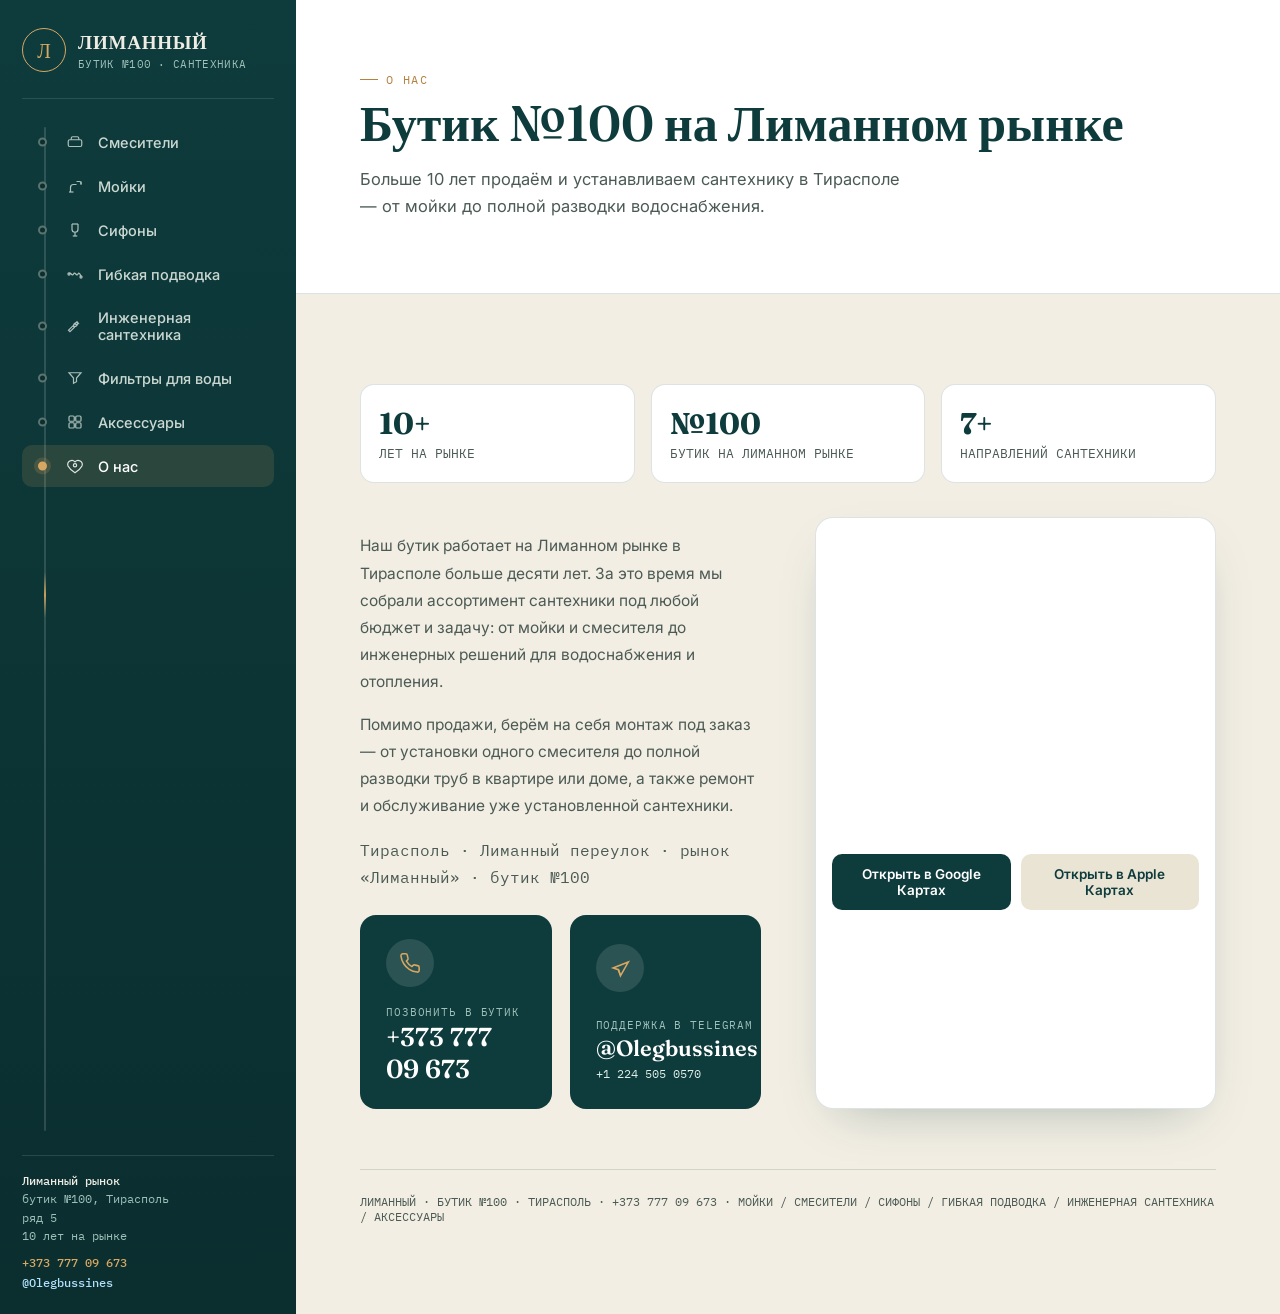
<file: about.html>
<!DOCTYPE html>
<html lang="ru">
<head>
<meta charset="UTF-8">
<meta name="viewport" content="width=device-width, initial-scale=1.0">
<title>САНТЕХНИКА ТИРАСПОЛЬ - ЛИМАННЫЙ РЫНОК</title>
<link rel="icon" type="image/svg+xml" href="favicon.svg">
<link rel="preconnect" href="https://fonts.googleapis.com">
<link rel="preconnect" href="https://fonts.gstatic.com" crossorigin>
<link href="https://fonts.googleapis.com/css2?family=Fraunces:ital,opsz,wght@0,9..144,400;0,9..144,500;0,9..144,600;0,9..144,700;1,9..144,500&family=Inter:wght@400;500;600;700&family=IBM+Plex+Mono:wght@400;500&display=swap" rel="stylesheet">
<link rel="stylesheet" href="styles.css">
</head>
<body>
<div class="app">

  <aside class="sidebar">
    <div class="brand">
      <div class="brand-mark">Л</div>
      <div>
        <span class="brand-name">ЛИМАННЫЙ</span>
        <span class="brand-sub">БУТИК №100 · САНТЕХНИКА</span>
      </div>
    </div>

    <nav class="nav">
      <div class="nav-pipe"><div class="nav-pipe-flow" id="navFlow"></div></div>

      <a class="nav-item" href="index.html">
        <span class="dot"></span>
        <svg viewBox="0 0 24 24" fill="none" stroke="currentColor" stroke-width="1.6"><rect x="3" y="9" width="18" height="9" rx="2"/><path d="M7 9V7a2 2 0 0 1 2-2h6a2 2 0 0 1 2 2v2"/><path d="M9 13.5h.01M12 13.5h.01M15 13.5h.01"/></svg>
        Смесители
      </a>
      <a class="nav-item" href="mixers.html">
        <span class="dot"></span>
        <svg viewBox="0 0 24 24" fill="none" stroke="currentColor" stroke-width="1.6"><path d="M6 20v-6a4 4 0 0 1 4-4h4"/><path d="M14 6h4a2 2 0 0 1 2 2v2"/><path d="M20 6v4"/><path d="M4 20h6"/></svg>
        Мойки
      </a>
      <a class="nav-item" href="siphons.html">
        <span class="dot"></span>
        <svg viewBox="0 0 24 24" fill="none" stroke="currentColor" stroke-width="1.6"><path d="M8 4v7a4 4 0 0 0 4 4h0a4 4 0 0 0 4-4V4"/><path d="M8 4h8"/><path d="M12 15v5"/><path d="M9 20h6"/></svg>
        Сифоны
      </a>
      <a class="nav-item" href="hoses.html">
        <span class="dot"></span>
        <svg viewBox="0 0 24 24" fill="none" stroke="currentColor" stroke-width="1.6"><path d="M4 12c2-4 4 4 6 0s4 4 6 0 4 4 4 4"/><circle cx="4" cy="12" r="1.4"/><circle cx="20" cy="16" r="1.4"/></svg>
        Гибкая подводка
      </a>
      <a class="nav-item" href="engineering.html">
        <span class="dot"></span>
        <svg viewBox="0 0 24 24" fill="none" stroke="currentColor" stroke-width="1.6"><path d="M14.7 6.3a4 4 0 0 1-5.6 5.6l-5.8 5.8 2 2 5.8-5.8a4 4 0 0 1 5.6-5.6l-2.6 2.6-2-2 2.6-2.6z"/></svg>
        Инженерная сантехника
      </a>
      <a class="nav-item" href="filters.html"><span class="dot"></span><svg viewBox="0 0 24 24" fill="none" stroke="currentColor" stroke-width="1.6"><path d="M4 5h16l-6 7v5l-4 2v-7L4 5z"/></svg>Фильтры для воды</a>
      <a class="nav-item" href="accessories.html">
        <span class="dot"></span>
        <svg viewBox="0 0 24 24" fill="none" stroke="currentColor" stroke-width="1.6"><rect x="4" y="4" width="7" height="7" rx="1.5"/><rect x="13" y="4" width="7" height="7" rx="1.5"/><rect x="4" y="13" width="7" height="7" rx="1.5"/><rect x="13" y="13" width="7" height="7" rx="1.5"/></svg>
        Аксессуары
      </a>
      <a class="nav-item active" href="about.html">
        <span class="dot"></span>
        <svg viewBox="0 0 24 24" fill="none" stroke="currentColor" stroke-width="1.6"><path d="M12 21s-7-4.5-9.3-9A5.5 5.5 0 0 1 12 6.5 5.5 5.5 0 0 1 21.3 12c-2.3 4.5-9.3 9-9.3 9z"/><circle cx="12" cy="11" r="2.2"/></svg>
        О нас
      </a>
    </nav>

    <div class="sidebar-footer">
      <b>Лиманный рынок</b><br>
      бутик №100, Тирасполь<br>
      ряд 5<br>
      10 лет на рынке<br>
      <a class="phone" href="tel:+37377709673">+373 777 09 673</a><br>
      <a class="telegram" href="https://t.me/Olegbussines" target="_blank" rel="noopener">@Olegbussines</a>
    </div>
  </aside>

  <main class="content">
    <section class="hero">
      <div class="hero-grid" style="grid-template-columns:1fr;">
        <div>
          <span class="eyebrow">О нас</span>
          <h1 class="section-title">Бутик №100 на Лиманном рынке</h1>
          <p class="section-lede">Больше 10 лет продаём и устанавливаем сантехнику в Тирасполе — от мойки до полной разводки водоснабжения.</p>
        </div>
      </div>
    </section>

    <section class="section-body">
      <div class="stat-row">
        <div class="stat reveal"><b>10+</b><span>ЛЕТ НА РЫНКЕ</span></div>
        <div class="stat reveal"><b>№100</b><span>БУТИК НА ЛИМАННОМ РЫНКЕ</span></div>
        <div class="stat reveal"><b>7+</b><span>НАПРАВЛЕНИЙ САНТЕХНИКИ</span></div>
      </div>

      <div class="about-wrap">
        <div class="about-text reveal">
          <p>Наш бутик работает на Лиманном рынке в Тирасполе больше десяти лет. За это время мы собрали ассортимент сантехники под любой бюджет и задачу: от мойки и смесителя до инженерных решений для водоснабжения и отопления.</p>
          <p>Помимо продажи, берём на себя монтаж под заказ — от установки одного смесителя до полной разводки труб в квартире или доме, а также ремонт и обслуживание уже установленной сантехники.</p>
          <p class="addr-line">Тирасполь · Лиманный переулок · рынок «Лиманный» · бутик №100</p>

          <div class="contact-row">
            <div class="contact-card reveal">
              <div class="cc-icn">
                <svg viewBox="0 0 24 24" fill="none" stroke="currentColor" stroke-width="1.7"><path d="M22 16.92v3a2 2 0 0 1-2.18 2 19.79 19.79 0 0 1-8.63-3.07 19.5 19.5 0 0 1-6-6 19.79 19.79 0 0 1-3.07-8.67A2 2 0 0 1 4.11 2h3a2 2 0 0 1 2 1.72c.13.96.36 1.9.68 2.81a2 2 0 0 1-.45 2.11L8.09 9.91a16 16 0 0 0 6 6l1.27-1.27a2 2 0 0 1 2.11-.45c.91.32 1.85.55 2.81.68A2 2 0 0 1 22 16.92z"/></svg>
              </div>
              <div>
                <span class="cc-label">Позвонить в бутик</span>
                <a class="cc-phone" href="tel:+37377709673">+373 777 09 673</a>
              </div>
            </div>

            <div class="contact-card reveal telegram-card">
              <div class="cc-icn">
                <svg viewBox="0 0 24 24" fill="none" stroke="currentColor" stroke-width="1.7"><path d="M21 5.5 4.5 12l5.8 1.8 2.2 6.7 8.5-15z"/><path d="m10.3 13.8 1.8 5.1" stroke-linecap="round"/></svg>
              </div>
              <div>
                <span class="cc-label">Поддержка в Telegram</span>
                <a class="cc-phone cc-telegram" href="https://t.me/Olegbussines" target="_blank" rel="noopener">@Olegbussines</a>
                <span class="cc-sub">+1 224 505 0570</span>
              </div>
            </div>
          </div>
        </div>

        <div class="map-card reveal">
          <iframe src="https://www.google.com/maps?q=46.840006,29.606495&hl=ru&z=16&output=embed" loading="lazy" allowfullscreen title="Карта — обозначенная геопозиция"></iframe>
          <div class="map-links">
            <a class="map-btn" href="https://maps.app.goo.gl/qAR4GbvTQMZzWPjB7" target="_blank" rel="noopener">Открыть в Google Картах</a>
            <a class="map-btn alt" href="https://maps.apple.com/place?coordinate=46.840006,29.606495&name=%D0%9E%D0%B1%D0%BE%D0%B7%D0%BD%D0%B0%D1%87%D0%B5%D0%BD%D0%BD%D0%B0%D1%8F%20%D0%B3%D0%B5%D0%BE%D0%BF%D0%BE%D0%B7%D0%B8%D1%86%D0%B8%D1%8F&map=explore" target="_blank" rel="noopener">Открыть в Apple Картах</a>
          </div>
        </div>
      </div>

      <div class="footer-note reveal">
        ЛИМАННЫЙ · БУТИК №100 · ТИРАСПОЛЬ · +373 777 09 673 · МОЙКИ / СМЕСИТЕЛИ / СИФОНЫ / ГИБКАЯ ПОДВОДКА / ИНЖЕНЕРНАЯ САНТЕХНИКА / АКСЕССУАРЫ
      </div>
    </section>
  </main>
</div>
<script src="script.js"></script>
</body>
</html>
</file>
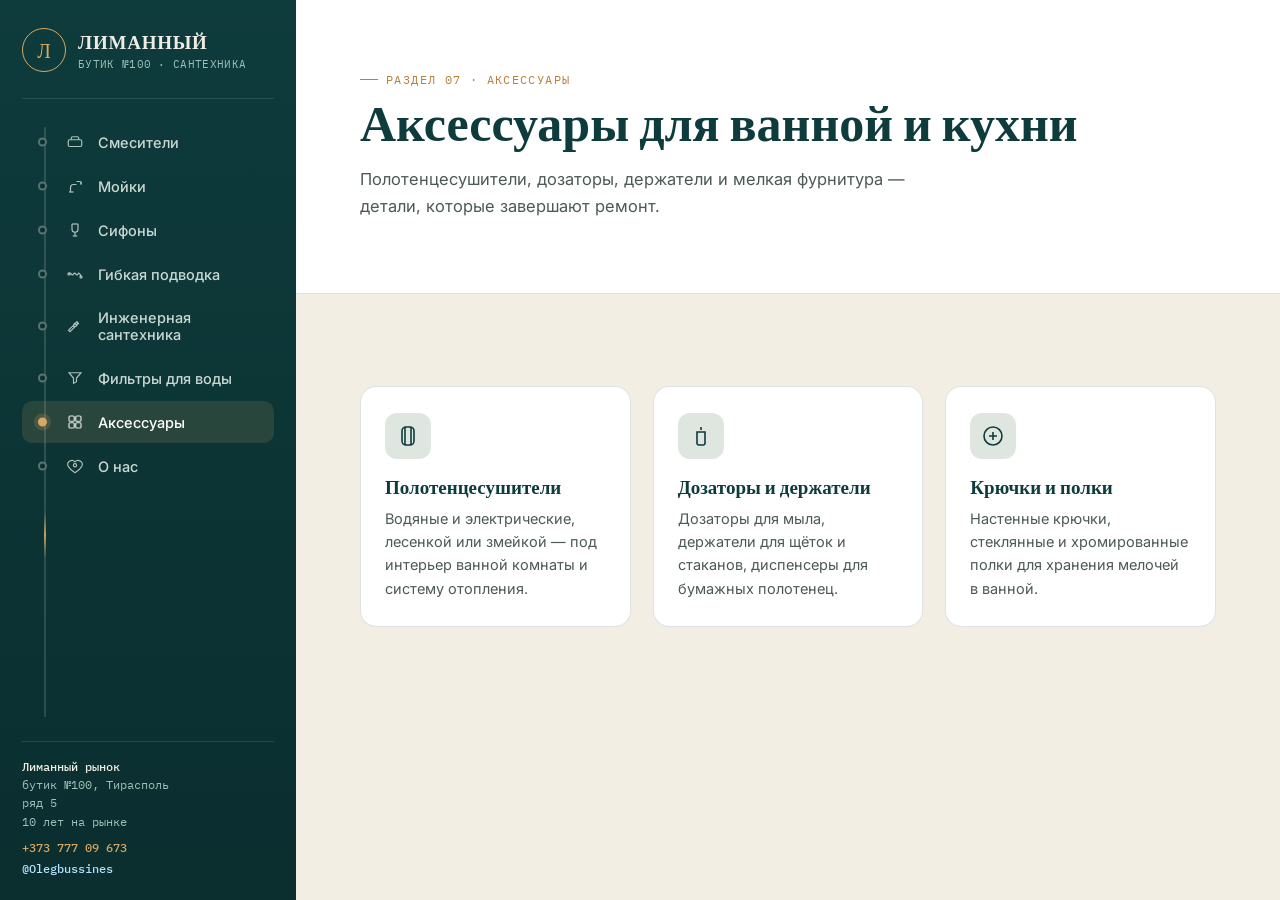
<file: accessories.html>
<!DOCTYPE html>
<html lang="ru">
<head>
<meta charset="UTF-8">
<meta name="viewport" content="width=device-width, initial-scale=1.0">
<title>САНТЕХНИКА ТИРАСПОЛЬ - ЛИМАННЫЙ РЫНОК</title>
<link rel="icon" type="image/svg+xml" href="favicon.svg">
<link rel="preconnect" href="https://fonts.googleapis.com">
<link rel="preconnect" href="https://fonts.gstatic.com" crossorigin>
<link href="https://fonts.googleapis.com/css2?family=Fraunces:ital,opsz,wght@0,9..144,400;0,9..144,500;0,9..144,600;0,9..144,700;1,9..144,500&family=Inter:wght@400;500;600;700&family=IBM+Plex+Mono:wght@400;500&display=swap" rel="stylesheet">
<link rel="stylesheet" href="styles.css">
</head>
<body>
<div class="app">

  <aside class="sidebar">
    <div class="brand">
      <div class="brand-mark">Л</div>
      <div>
        <span class="brand-name">ЛИМАННЫЙ</span>
        <span class="brand-sub">БУТИК №100 · САНТЕХНИКА</span>
      </div>
    </div>

    <nav class="nav">
      <div class="nav-pipe"><div class="nav-pipe-flow" id="navFlow"></div></div>

      <a class="nav-item" href="index.html">
        <span class="dot"></span>
        <svg viewBox="0 0 24 24" fill="none" stroke="currentColor" stroke-width="1.6"><rect x="3" y="9" width="18" height="9" rx="2"/><path d="M7 9V7a2 2 0 0 1 2-2h6a2 2 0 0 1 2 2v2"/><path d="M9 13.5h.01M12 13.5h.01M15 13.5h.01"/></svg>
        Смесители
      </a>
      <a class="nav-item" href="mixers.html">
        <span class="dot"></span>
        <svg viewBox="0 0 24 24" fill="none" stroke="currentColor" stroke-width="1.6"><path d="M6 20v-6a4 4 0 0 1 4-4h4"/><path d="M14 6h4a2 2 0 0 1 2 2v2"/><path d="M20 6v4"/><path d="M4 20h6"/></svg>
        Мойки
      </a>
      <a class="nav-item" href="siphons.html">
        <span class="dot"></span>
        <svg viewBox="0 0 24 24" fill="none" stroke="currentColor" stroke-width="1.6"><path d="M8 4v7a4 4 0 0 0 4 4h0a4 4 0 0 0 4-4V4"/><path d="M8 4h8"/><path d="M12 15v5"/><path d="M9 20h6"/></svg>
        Сифоны
      </a>
      <a class="nav-item" href="hoses.html">
        <span class="dot"></span>
        <svg viewBox="0 0 24 24" fill="none" stroke="currentColor" stroke-width="1.6"><path d="M4 12c2-4 4 4 6 0s4 4 6 0 4 4 4 4"/><circle cx="4" cy="12" r="1.4"/><circle cx="20" cy="16" r="1.4"/></svg>
        Гибкая подводка
      </a>
      <a class="nav-item" href="engineering.html">
        <span class="dot"></span>
        <svg viewBox="0 0 24 24" fill="none" stroke="currentColor" stroke-width="1.6"><path d="M14.7 6.3a4 4 0 0 1-5.6 5.6l-5.8 5.8 2 2 5.8-5.8a4 4 0 0 1 5.6-5.6l-2.6 2.6-2-2 2.6-2.6z"/></svg>
        Инженерная сантехника
      </a>
      <a class="nav-item" href="filters.html"><span class="dot"></span><svg viewBox="0 0 24 24" fill="none" stroke="currentColor" stroke-width="1.6"><path d="M4 5h16l-6 7v5l-4 2v-7L4 5z"/></svg>Фильтры для воды</a>
      <a class="nav-item active" href="accessories.html">
        <span class="dot"></span>
        <svg viewBox="0 0 24 24" fill="none" stroke="currentColor" stroke-width="1.6"><rect x="4" y="4" width="7" height="7" rx="1.5"/><rect x="13" y="4" width="7" height="7" rx="1.5"/><rect x="4" y="13" width="7" height="7" rx="1.5"/><rect x="13" y="13" width="7" height="7" rx="1.5"/></svg>
        Аксессуары
      </a>
      <a class="nav-item" href="about.html">
        <span class="dot"></span>
        <svg viewBox="0 0 24 24" fill="none" stroke="currentColor" stroke-width="1.6"><path d="M12 21s-7-4.5-9.3-9A5.5 5.5 0 0 1 12 6.5 5.5 5.5 0 0 1 21.3 12c-2.3 4.5-9.3 9-9.3 9z"/><circle cx="12" cy="11" r="2.2"/></svg>
        О нас
      </a>
    </nav>

    <div class="sidebar-footer">
      <b>Лиманный рынок</b><br>
      бутик №100, Тирасполь<br>
      ряд 5<br>
      10 лет на рынке<br>
      <a class="phone" href="tel:+37377709673">+373 777 09 673</a><br>
      <a class="telegram" href="https://t.me/Olegbussines" target="_blank" rel="noopener">@Olegbussines</a>
    </div>
  </aside>

  <main class="content">
    <section class="hero">
      <div class="hero-grid" style="grid-template-columns:1fr;">
        <div>
          <span class="eyebrow">Раздел 07 · Аксессуары</span>
          <h1 class="section-title">Аксессуары для ванной и кухни</h1>
          <p class="section-lede">Полотенцесушители, дозаторы, держатели и мелкая фурнитура — детали, которые завершают ремонт.</p>
        </div>
      </div>
    </section>

    <section class="section-body">
      <div class="card-grid">
        <div class="card reveal">
          <div class="icn"><svg viewBox="0 0 24 24" fill="none" stroke="currentColor" stroke-width="1.6"><rect x="6" y="3" width="12" height="18" rx="4"/><path d="M9 3v18M15 3v18"/></svg></div>
          <h3>Полотенцесушители</h3>
          <p>Водяные и электрические, лесенкой или змейкой — под интерьер ванной комнаты и систему отопления.</p>
        </div>
        <div class="card reveal">
          <div class="icn"><svg viewBox="0 0 24 24" fill="none" stroke="currentColor" stroke-width="1.6"><path d="M12 3v3M8 8h8v11a2 2 0 0 1-2 2h-4a2 2 0 0 1-2-2V8z"/></svg></div>
          <h3>Дозаторы и держатели</h3>
          <p>Дозаторы для мыла, держатели для щёток и стаканов, диспенсеры для бумажных полотенец.</p>
        </div>
        <div class="card reveal">
          <div class="icn"><svg viewBox="0 0 24 24" fill="none" stroke="currentColor" stroke-width="1.6"><circle cx="12" cy="12" r="9"/><path d="M8 12h8M12 8v8"/></svg></div>
          <h3>Крючки и полки</h3>
          <p>Настенные крючки, стеклянные и хромированные полки для хранения мелочей в ванной.</p>
        </div>
      </div>
    </section>
  </main>
</div>
<script src="script.js"></script>
</body>
</html>
</file>
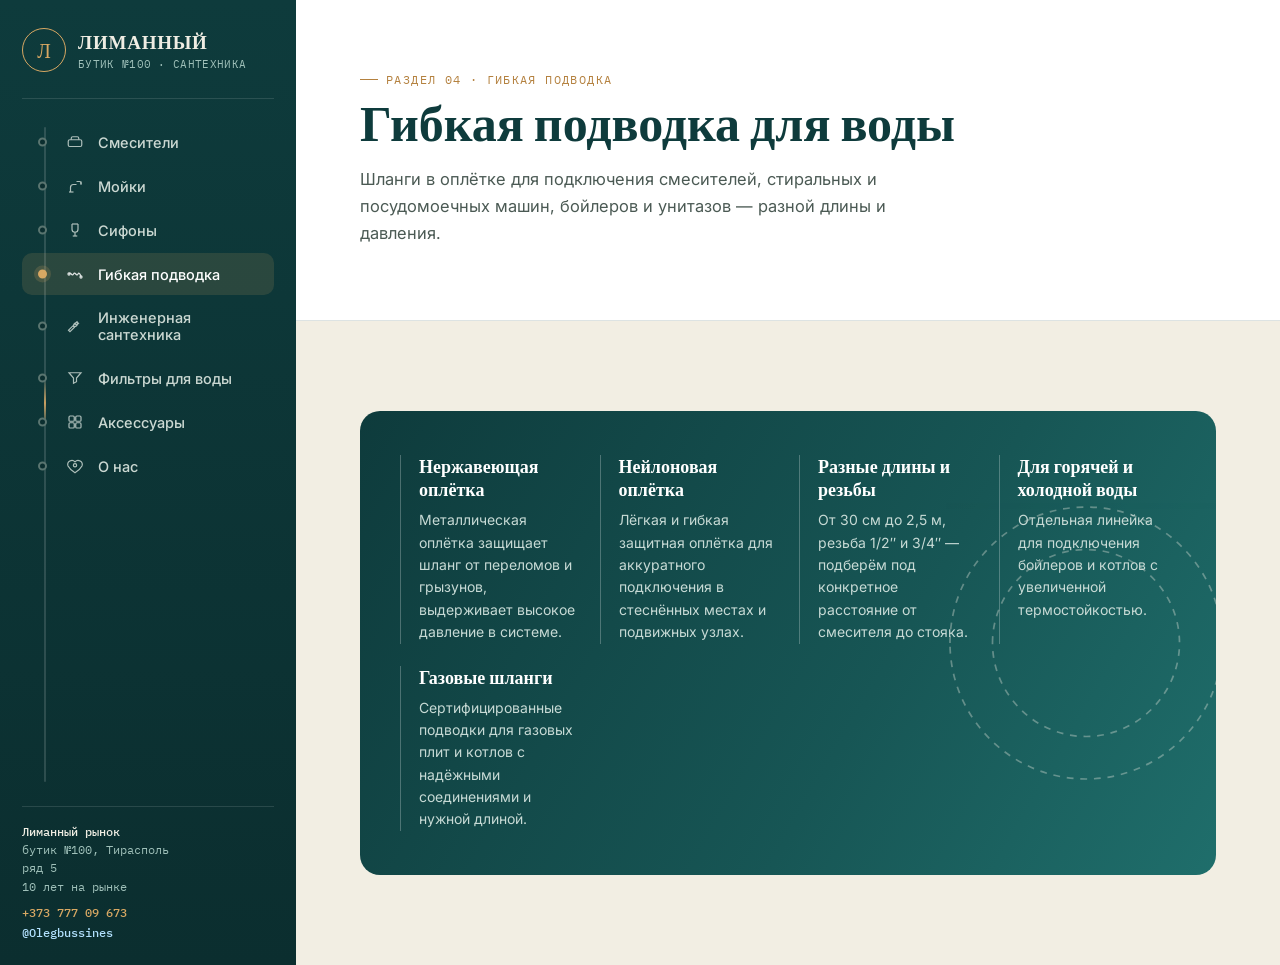
<file: hoses.html>
<!DOCTYPE html>
<html lang="ru">
<head>
<meta charset="UTF-8">
<meta name="viewport" content="width=device-width, initial-scale=1.0">
<title>САНТЕХНИКА ТИРАСПОЛЬ - ЛИМАННЫЙ РЫНОК</title>
<link rel="icon" type="image/svg+xml" href="favicon.svg">
<link rel="preconnect" href="https://fonts.googleapis.com">
<link rel="preconnect" href="https://fonts.gstatic.com" crossorigin>
<link href="https://fonts.googleapis.com/css2?family=Fraunces:ital,opsz,wght@0,9..144,400;0,9..144,500;0,9..144,600;0,9..144,700;1,9..144,500&family=Inter:wght@400;500;600;700&family=IBM+Plex+Mono:wght@400;500&display=swap" rel="stylesheet">
<link rel="stylesheet" href="styles.css">
</head>
<body>
<div class="app">

  <aside class="sidebar">
    <div class="brand">
      <div class="brand-mark">Л</div>
      <div>
        <span class="brand-name">ЛИМАННЫЙ</span>
        <span class="brand-sub">БУТИК №100 · САНТЕХНИКА</span>
      </div>
    </div>

    <nav class="nav">
      <div class="nav-pipe"><div class="nav-pipe-flow" id="navFlow"></div></div>

      <a class="nav-item" href="index.html">
        <span class="dot"></span>
        <svg viewBox="0 0 24 24" fill="none" stroke="currentColor" stroke-width="1.6"><rect x="3" y="9" width="18" height="9" rx="2"/><path d="M7 9V7a2 2 0 0 1 2-2h6a2 2 0 0 1 2 2v2"/><path d="M9 13.5h.01M12 13.5h.01M15 13.5h.01"/></svg>
        Смесители
      </a>
      <a class="nav-item" href="mixers.html">
        <span class="dot"></span>
        <svg viewBox="0 0 24 24" fill="none" stroke="currentColor" stroke-width="1.6"><path d="M6 20v-6a4 4 0 0 1 4-4h4"/><path d="M14 6h4a2 2 0 0 1 2 2v2"/><path d="M20 6v4"/><path d="M4 20h6"/></svg>
        Мойки
      </a>
      <a class="nav-item" href="siphons.html">
        <span class="dot"></span>
        <svg viewBox="0 0 24 24" fill="none" stroke="currentColor" stroke-width="1.6"><path d="M8 4v7a4 4 0 0 0 4 4h0a4 4 0 0 0 4-4V4"/><path d="M8 4h8"/><path d="M12 15v5"/><path d="M9 20h6"/></svg>
        Сифоны
      </a>
      <a class="nav-item active" href="hoses.html">
        <span class="dot"></span>
        <svg viewBox="0 0 24 24" fill="none" stroke="currentColor" stroke-width="1.6"><path d="M4 12c2-4 4 4 6 0s4 4 6 0 4 4 4 4"/><circle cx="4" cy="12" r="1.4"/><circle cx="20" cy="16" r="1.4"/></svg>
        Гибкая подводка
      </a>
      <a class="nav-item" href="engineering.html">
        <span class="dot"></span>
        <svg viewBox="0 0 24 24" fill="none" stroke="currentColor" stroke-width="1.6"><path d="M14.7 6.3a4 4 0 0 1-5.6 5.6l-5.8 5.8 2 2 5.8-5.8a4 4 0 0 1 5.6-5.6l-2.6 2.6-2-2 2.6-2.6z"/></svg>
        Инженерная сантехника
      </a>
      <a class="nav-item" href="filters.html"><span class="dot"></span><svg viewBox="0 0 24 24" fill="none" stroke="currentColor" stroke-width="1.6"><path d="M4 5h16l-6 7v5l-4 2v-7L4 5z"/></svg>Фильтры для воды</a>
      <a class="nav-item" href="accessories.html">
        <span class="dot"></span>
        <svg viewBox="0 0 24 24" fill="none" stroke="currentColor" stroke-width="1.6"><rect x="4" y="4" width="7" height="7" rx="1.5"/><rect x="13" y="4" width="7" height="7" rx="1.5"/><rect x="4" y="13" width="7" height="7" rx="1.5"/><rect x="13" y="13" width="7" height="7" rx="1.5"/></svg>
        Аксессуары
      </a>
      <a class="nav-item" href="about.html">
        <span class="dot"></span>
        <svg viewBox="0 0 24 24" fill="none" stroke="currentColor" stroke-width="1.6"><path d="M12 21s-7-4.5-9.3-9A5.5 5.5 0 0 1 12 6.5 5.5 5.5 0 0 1 21.3 12c-2.3 4.5-9.3 9-9.3 9z"/><circle cx="12" cy="11" r="2.2"/></svg>
        О нас
      </a>
    </nav>

    <div class="sidebar-footer">
      <b>Лиманный рынок</b><br>
      бутик №100, Тирасполь<br>
      ряд 5<br>
      10 лет на рынке<br>
      <a class="phone" href="tel:+37377709673">+373 777 09 673</a><br>
      <a class="telegram" href="https://t.me/Olegbussines" target="_blank" rel="noopener">@Olegbussines</a>
    </div>
  </aside>

  <main class="content">
    <section class="hero">
      <div class="hero-grid" style="grid-template-columns:1fr;">
        <div>
          <span class="eyebrow">Раздел 04 · Гибкая подводка</span>
          <h1 class="section-title">Гибкая подводка для воды</h1>
          <p class="section-lede">Шланги в оплётке для подключения смесителей, стиральных и посудомоечных машин, бойлеров и унитазов — разной длины и давления.</p>
        </div>
      </div>
    </section>

    <section class="section-body">
      <div class="hose-strip reveal">
        <svg class="hose-coil" viewBox="0 0 200 200" fill="none" stroke="currentColor" stroke-width="1">
          <path d="M20 100c0-44 36-80 80-80s80 36 80 80-36 80-80 80S20 144 20 100z" stroke-dasharray="4 4"/>
          <path d="M45 100c0-30 25-55 55-55s55 25 55 55-25 55-55 55-55-25-55-55z" stroke-dasharray="4 4"/>
        </svg>
        <div class="hose-cols">
          <div class="hc">
            <h3>Нержавеющая оплётка</h3>
            <p>Металлическая оплётка защищает шланг от переломов и грызунов, выдерживает высокое давление в системе.</p>
          </div>
          <div class="hc">
            <h3>Нейлоновая оплётка</h3>
            <p>Лёгкая и гибкая защитная оплётка для аккуратного подключения в стеснённых местах и подвижных узлах.</p>
          </div>
          <div class="hc">
            <h3>Разные длины и резьбы</h3>
            <p>От 30 см до 2,5 м, резьба 1/2″ и 3/4″ — подберём под конкретное расстояние от смесителя до стояка.</p>
          </div>
          <div class="hc">
            <h3>Для горячей и холодной воды</h3>
            <p>Отдельная линейка для подключения бойлеров и котлов с увеличенной термостойкостью.</p>
          </div>
          <div class="hc">
            <h3>Газовые шланги</h3>
            <p>Сертифицированные подводки для газовых плит и котлов с надёжными соединениями и нужной длиной.</p>
          </div>
        </div>
      </div>
    </section>
  </main>
</div>
<script src="script.js"></script>
</body>
</html>
</file>
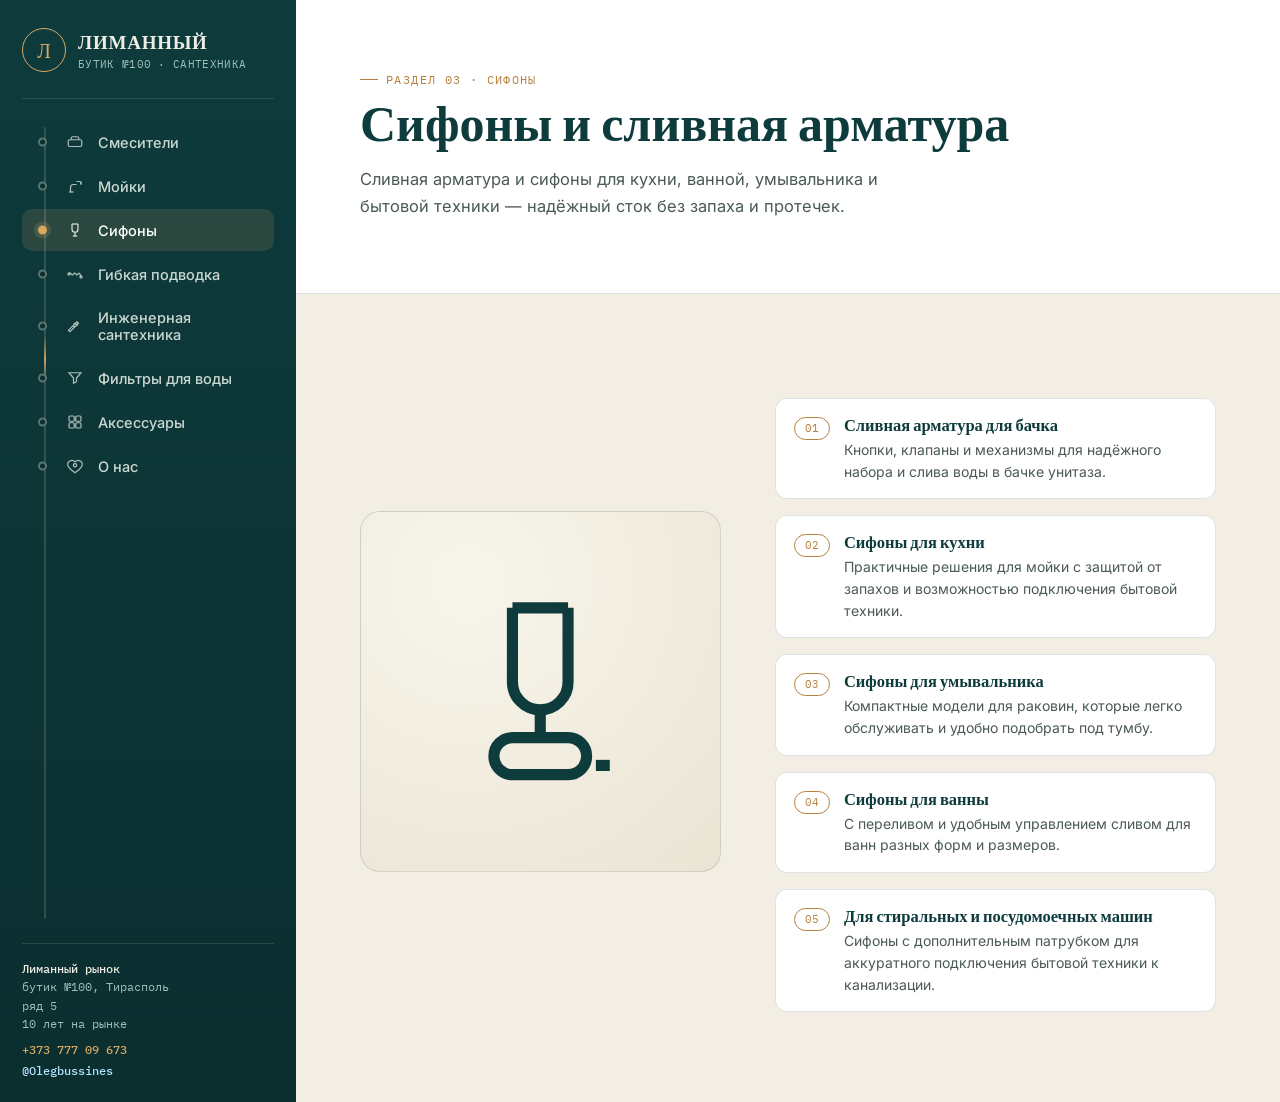
<file: siphons.html>
<!DOCTYPE html>
<html lang="ru">
<head>
<meta charset="UTF-8">
<meta name="viewport" content="width=device-width, initial-scale=1.0">
<title>САНТЕХНИКА ТИРАСПОЛЬ - ЛИМАННЫЙ РЫНОК</title>
<link rel="icon" type="image/svg+xml" href="favicon.svg">
<link rel="preconnect" href="https://fonts.googleapis.com">
<link rel="preconnect" href="https://fonts.gstatic.com" crossorigin>
<link href="https://fonts.googleapis.com/css2?family=Fraunces:ital,opsz,wght@0,9..144,400;0,9..144,500;0,9..144,600;0,9..144,700;1,9..144,500&family=Inter:wght@400;500;600;700&family=IBM+Plex+Mono:wght@400;500&display=swap" rel="stylesheet">
<link rel="stylesheet" href="styles.css">
</head>
<body>
<div class="app">

  <aside class="sidebar">
    <div class="brand">
      <div class="brand-mark">Л</div>
      <div>
        <span class="brand-name">ЛИМАННЫЙ</span>
        <span class="brand-sub">БУТИК №100 · САНТЕХНИКА</span>
      </div>
    </div>

    <nav class="nav">
      <div class="nav-pipe"><div class="nav-pipe-flow" id="navFlow"></div></div>

      <a class="nav-item" href="index.html">
        <span class="dot"></span>
        <svg viewBox="0 0 24 24" fill="none" stroke="currentColor" stroke-width="1.6"><rect x="3" y="9" width="18" height="9" rx="2"/><path d="M7 9V7a2 2 0 0 1 2-2h6a2 2 0 0 1 2 2v2"/><path d="M9 13.5h.01M12 13.5h.01M15 13.5h.01"/></svg>
        Смесители
      </a>
      <a class="nav-item" href="mixers.html">
        <span class="dot"></span>
        <svg viewBox="0 0 24 24" fill="none" stroke="currentColor" stroke-width="1.6"><path d="M6 20v-6a4 4 0 0 1 4-4h4"/><path d="M14 6h4a2 2 0 0 1 2 2v2"/><path d="M20 6v4"/><path d="M4 20h6"/></svg>
        Мойки
      </a>
      <a class="nav-item active" href="siphons.html">
        <span class="dot"></span>
        <svg viewBox="0 0 24 24" fill="none" stroke="currentColor" stroke-width="1.6"><path d="M8 4v7a4 4 0 0 0 4 4h0a4 4 0 0 0 4-4V4"/><path d="M8 4h8"/><path d="M12 15v5"/><path d="M9 20h6"/></svg>
        Сифоны
      </a>
      <a class="nav-item" href="hoses.html">
        <span class="dot"></span>
        <svg viewBox="0 0 24 24" fill="none" stroke="currentColor" stroke-width="1.6"><path d="M4 12c2-4 4 4 6 0s4 4 6 0 4 4 4 4"/><circle cx="4" cy="12" r="1.4"/><circle cx="20" cy="16" r="1.4"/></svg>
        Гибкая подводка
      </a>
      <a class="nav-item" href="engineering.html">
        <span class="dot"></span>
        <svg viewBox="0 0 24 24" fill="none" stroke="currentColor" stroke-width="1.6"><path d="M14.7 6.3a4 4 0 0 1-5.6 5.6l-5.8 5.8 2 2 5.8-5.8a4 4 0 0 1 5.6-5.6l-2.6 2.6-2-2 2.6-2.6z"/></svg>
        Инженерная сантехника
      </a>
      <a class="nav-item" href="filters.html"><span class="dot"></span><svg viewBox="0 0 24 24" fill="none" stroke="currentColor" stroke-width="1.6"><path d="M4 5h16l-6 7v5l-4 2v-7L4 5z"/></svg>Фильтры для воды</a>
      <a class="nav-item" href="accessories.html">
        <span class="dot"></span>
        <svg viewBox="0 0 24 24" fill="none" stroke="currentColor" stroke-width="1.6"><rect x="4" y="4" width="7" height="7" rx="1.5"/><rect x="13" y="4" width="7" height="7" rx="1.5"/><rect x="4" y="13" width="7" height="7" rx="1.5"/><rect x="13" y="13" width="7" height="7" rx="1.5"/></svg>
        Аксессуары
      </a>
      <a class="nav-item" href="about.html">
        <span class="dot"></span>
        <svg viewBox="0 0 24 24" fill="none" stroke="currentColor" stroke-width="1.6"><path d="M12 21s-7-4.5-9.3-9A5.5 5.5 0 0 1 12 6.5 5.5 5.5 0 0 1 21.3 12c-2.3 4.5-9.3 9-9.3 9z"/><circle cx="12" cy="11" r="2.2"/></svg>
        О нас
      </a>
    </nav>

    <div class="sidebar-footer">
      <b>Лиманный рынок</b><br>
      бутик №100, Тирасполь<br>
      ряд 5<br>
      10 лет на рынке<br>
      <a class="phone" href="tel:+37377709673">+373 777 09 673</a><br>
      <a class="telegram" href="https://t.me/Olegbussines" target="_blank" rel="noopener">@Olegbussines</a>
    </div>
  </aside>

  <main class="content">
    <section class="hero">
      <div class="hero-grid" style="grid-template-columns:1fr;">
        <div>
          <span class="eyebrow">Раздел 03 · Сифоны</span>
          <h1 class="section-title">Сифоны и сливная арматура</h1>
          <p class="section-lede">Сливная арматура и сифоны для кухни, ванной, умывальника и бытовой техники — надёжный сток без запаха и протечек.</p>
        </div>
      </div>
    </section>

    <section class="section-body">
      <div class="split">
        <div class="split-visual reveal">
          <svg viewBox="0 0 24 24" fill="none" stroke="currentColor" stroke-width="1.2">
            <path d="M9 3v8a3 3 0 0 0 3 3h0a3 3 0 0 0 3-3V3"/>
            <path d="M9 3h6"/>
            <path d="M12 14v3"/>
            <path d="M9 17h6a2 2 0 0 1 2 2v0a2 2 0 0 1-2 2H9a2 2 0 0 1-2-2v0a2 2 0 0 1 2-2z"/>
            <path d="M18 20h1.5"/>
          </svg>
        </div>
        <ul class="type-list reveal">
          <li><span class="tag">01</span><div><b>Сливная арматура для бачка</b><span>Кнопки, клапаны и механизмы для надёжного набора и слива воды в бачке унитаза.</span></div></li>
          <li><span class="tag">02</span><div><b>Сифоны для кухни</b><span>Практичные решения для мойки с защитой от запахов и возможностью подключения бытовой техники.</span></div></li>
          <li><span class="tag">03</span><div><b>Сифоны для умывальника</b><span>Компактные модели для раковин, которые легко обслуживать и удобно подобрать под тумбу.</span></div></li>
          <li><span class="tag">04</span><div><b>Сифоны для ванны</b><span>С переливом и удобным управлением сливом для ванн разных форм и размеров.</span></div></li>
          <li><span class="tag">05</span><div><b>Для стиральных и посудомоечных машин</b><span>Сифоны с дополнительным патрубком для аккуратного подключения бытовой техники к канализации.</span></div></li>
        </ul>
      </div>
    </section>
  </main>
</div>
<script src="script.js"></script>
</body>
</html>
</file>
<file: styles.css>
:root{
  --bg:#F2EEE3;
  --surface:#FFFFFF;
  --surface-2:#EAE4D4;
  --ink:#15201C;
  --ink-soft:#4B5A54;
  --teal:#0E3B3C;
  --teal-2:#175655;
  --teal-3:#1F6E6B;
  --brass:#B4813F;
  --brass-light:#D8A863;
  --line:rgba(14,59,60,0.14);
  --mist:#DEE6DF;
  --shadow: 0 20px 50px -25px rgba(14,59,60,0.35);
  --font-display:'Fraunces', serif;
  --font-body:'Inter', sans-serif;
  --font-mono:'IBM Plex Mono', monospace;
  --sidebar-w: 296px;
}
*{box-sizing:border-box;}
html{scroll-behavior:smooth;}
body{
  margin:0;
  background:var(--bg);
  color:var(--ink);
  font-family:var(--font-body);
  -webkit-font-smoothing:antialiased;
  animation:fadeUp .5s ease both;
  cursor:url("data:image/svg+xml,%3Csvg xmlns='http://www.w3.org/2000/svg' width='28' height='28' viewBox='0 0 28 28'%3E%3Cpath d='M7 9h9c3 0 5 2 5 5v1h-3v-1c0-1-1-2-2-2h-4v5h-3V9z' fill='%23D8A863' stroke='%230E3B3C' stroke-width='1.5'/%3E%3Cpath d='M5 17h14v3H5z' fill='%23D8A863' stroke='%230E3B3C' stroke-width='1.5'/%3E%3C/svg%3E") 5 5, auto;
}
img{max-width:100%;display:block;}
button{font-family:inherit;}
a{color:inherit;text-decoration:none;}
button,a{cursor:inherit;}
@keyframes fadeUp{from{opacity:0;transform:translateY(14px);}to{opacity:1;transform:translateY(0);}}

/* ============ LAYOUT ============ */
.app{display:flex;min-height:100vh;}

.sidebar{
  position:fixed;
  top:0;left:0;bottom:0;
  width:var(--sidebar-w);
  background:linear-gradient(180deg,var(--teal) 0%, #0B2E2F 100%);
  color:#EFEDE3;
  display:flex;
  flex-direction:column;
  padding:28px 22px 22px;
  z-index:50;
  overflow-y:auto;
}
.brand{
  display:flex;
  align-items:center;
  gap:12px;
  padding-bottom:26px;
  margin-bottom:22px;
  border-bottom:1px solid rgba(255,255,255,0.12);
}
.brand-mark{
  width:44px;height:44px;
  border:1.5px solid var(--brass-light);
  border-radius:50%;
  display:flex;align-items:center;justify-content:center;
  font-family:var(--font-display);
  font-size:20px;
  color:var(--brass-light);
  flex:none;
}
.brand-name{
  display:block;
  font-family:var(--font-display);
  font-size:19px;
  letter-spacing:0.04em;
  font-weight:600;
}
.brand-sub{
  display:block;
  font-family:var(--font-mono);
  font-size:10.5px;
  letter-spacing:0.03em;
  color:#9FC0B9;
  margin-top:3px;
}

.nav{position:relative;display:flex;flex-direction:column;gap:2px;flex:1;}
.nav-pipe{order:-2;}
.nav-item[href="index.html"],.nav-item[data-target="mixers"]{order:-1;}
.nav-item[href="mixers.html"],.nav-item[data-target="moiki"]{order:0;}
.nav-pipe{
  position:absolute;
  left:22px;top:6px;bottom:6px;
  width:2px;
  background:rgba(255,255,255,0.14);
  border-radius:2px;
}
.nav-pipe-flow{
  position:absolute;
  left:0;width:100%;
  height:46px;
  border-radius:2px;
  background:linear-gradient(180deg, transparent, var(--brass-light), transparent);
  transition:top .35s cubic-bezier(.65,0,.35,1);
  opacity:.9;
}
.nav-item{
  position:relative;
  display:flex;
  align-items:center;
  gap:14px;
  padding:12px 12px 12px 44px;
  background:none;
  border:none;
  color:#CBD8D2;
  text-align:left;
  font-size:14.5px;
  font-weight:500;
  border-radius:10px;
  cursor:pointer;
  transition:color .2s ease, background .2s ease;
}
.nav-item .dot{
  position:absolute;
  left:16px;top:50%;
  transform:translateY(-50%);
  width:9px;height:9px;border-radius:50%;
  background:#0B2E2F;
  border:2px solid #5A7570;
  transition:all .25s ease;
  z-index:2;
}
.nav-item svg{width:18px;height:18px;flex:none;opacity:.85;}
.nav-item:hover{color:#fff;background:rgba(255,255,255,0.06);}
.nav-item.active{color:#fff;background:rgba(216,168,99,0.14);}
.nav-item.active .dot{background:var(--brass-light);border-color:var(--brass-light);box-shadow:0 0 0 4px rgba(216,168,99,0.18);}

.sidebar-footer{
  margin-top:18px;
  padding-top:16px;
  border-top:1px solid rgba(255,255,255,0.12);
  font-family:var(--font-mono);
  font-size:11.5px;
  line-height:1.6;
  color:#9FC0B9;
}
.sidebar-footer b{color:#EFEDE3;font-weight:500;}
.sidebar-footer .phone{
  display:inline-block;margin-top:8px;color:var(--brass-light);
  font-weight:500;transition:color .2s ease;
}
.sidebar-footer .telegram{
  display:inline-block;margin-top:2px;color:#B3E2FF;
  font-weight:500;transition:color .2s ease;
}
.sidebar-footer .phone:hover, .sidebar-footer .telegram:hover{color:#fff;}

.content{
  margin-left:var(--sidebar-w);
  flex:1;
  min-width:0;
}

/* ============ COMMON PIECES ============ */
.eyebrow{
  font-family:var(--font-mono);
  font-size:11.5px;
  letter-spacing:0.12em;
  text-transform:uppercase;
  color:var(--brass);
  display:inline-flex;
  align-items:center;
  gap:8px;
}
.eyebrow::before{content:'';width:18px;height:1px;background:var(--brass);display:inline-block;}

h1,h2,h3{font-family:var(--font-display);color:var(--teal);margin:0;}
.section-title{font-size:clamp(32px,4vw,50px);font-weight:600;line-height:1.05;margin:10px 0 16px;}
.section-lede{font-size:16.5px;line-height:1.65;color:var(--ink-soft);max-width:560px;}

.hero{
  position:relative;
  padding:64px 64px 56px;
  overflow:hidden;
  background:var(--surface);
  border-bottom:1px solid var(--line);
}
.hero-grid{display:grid;grid-template-columns:1.1fr 0.9fr;gap:48px;align-items:center;position:relative;z-index:2;}
.hero-photo{
  position:relative;
  border-radius:18px;
  overflow:hidden;
  box-shadow:var(--shadow);
  aspect-ratio:4/3.1;
}
.hero-photo img{width:100%;height:100%;object-fit:cover;}
.hero-photo::after{
  content:'';position:absolute;inset:0;
  background:linear-gradient(180deg, transparent 55%, rgba(14,59,60,0.55));
}
.hero-photo .cap{
  position:absolute;left:18px;bottom:16px;color:#fff;
  font-family:var(--font-mono);font-size:11.5px;letter-spacing:.04em;
  z-index:2;
}

/* floating decorative icons */
.floaty-field{position:absolute;inset:0;pointer-events:none;z-index:1;}
.floaty{position:absolute;opacity:.5;color:var(--teal-3);animation:drift 9s ease-in-out infinite;}
.floaty.b{color:var(--brass);}
@keyframes drift{
  0%{transform:translate(0,0) rotate(0deg);}
  50%{transform:translate(10px,-16px) rotate(8deg);}
  100%{transform:translate(0,0) rotate(0deg);}
}

.section-body{padding:56px 64px 90px;}

/* reveal-on-scroll */
.reveal{opacity:0;transform:translateY(26px);transition:opacity .7s ease, transform .7s cubic-bezier(.2,.7,.3,1);}
.reveal.in-view{opacity:1;transform:translateY(0);}

/* card grid (Мойки / Аксессуары) */
.card-grid{display:grid;grid-template-columns:repeat(auto-fit,minmax(240px,1fr));gap:22px;margin-top:36px;}
.card{
  background:var(--surface);
  border:1px solid var(--line);
  border-radius:16px;
  padding:26px 24px;
  transition:transform .3s ease, box-shadow .3s ease, border-color .3s ease;
}
.card:hover{transform:translateY(-6px);box-shadow:var(--shadow);border-color:transparent;}
.card .icn{
  width:46px;height:46px;border-radius:12px;
  background:var(--mist);
  display:flex;align-items:center;justify-content:center;
  color:var(--teal);margin-bottom:16px;
}
.card .icn svg{width:24px;height:24px;}
.card h3{font-size:19px;margin-bottom:8px;}
.card p{font-size:14.5px;line-height:1.6;color:var(--ink-soft);margin:0;}

/* feature rows (Смесители) */
.feature-row{
  display:grid;grid-template-columns:1fr 1fr;gap:44px;align-items:center;
  padding:38px 0;border-top:1px solid var(--line);
}
.feature-row:first-of-type{border-top:none;padding-top:8px;}
.feature-row.reverse .fr-visual{order:2;}
.fr-num{font-family:var(--font-mono);font-size:12px;color:var(--brass);letter-spacing:.06em;}
.fr-text h3{font-size:24px;margin:8px 0 10px;}
.fr-text p{color:var(--ink-soft);font-size:15px;line-height:1.7;max-width:460px;}
.fr-visual{
  background:var(--surface);
  border:1px solid var(--line);
  border-radius:18px;
  aspect-ratio:16/11;
  display:flex;align-items:center;justify-content:center;
  position:relative;overflow:hidden;
}
.fr-visual svg{width:58%;height:58%;color:var(--teal-3);}

/* split (Сифоны) */
.split{display:grid;grid-template-columns:0.9fr 1.1fr;gap:54px;align-items:center;margin-top:20px;}
.split-visual{
  background:radial-gradient(circle at 30% 20%, #F8F5EB, var(--surface-2));
  border-radius:20px;border:1px solid var(--line);
  aspect-ratio:1/1;display:flex;align-items:center;justify-content:center;
  position:relative;
}
.split-visual svg{width:62%;height:62%;color:var(--teal);}
.type-list{list-style:none;margin:28px 0 0;padding:0;display:flex;flex-direction:column;gap:16px;}
.type-list li{
  display:flex;gap:14px;align-items:flex-start;
  padding:16px 18px;background:var(--surface);border:1px solid var(--line);border-radius:12px;
}
.type-list b{display:block;font-family:var(--font-display);font-size:16.5px;color:var(--teal);margin-bottom:3px;}
.type-list span{font-size:14px;color:var(--ink-soft);line-height:1.55;}
.type-list .tag{
  font-family:var(--font-mono);font-size:11px;color:var(--brass);
  border:1px solid var(--brass);border-radius:20px;padding:2px 10px;flex:none;margin-top:2px;
}

/* strip (Гибкая подводка) */
.hose-strip{
  position:relative;border-radius:20px;overflow:hidden;
  background:linear-gradient(120deg, var(--teal) 0%, var(--teal-2) 60%, var(--teal-3) 100%);
  padding:44px 40px;margin-top:34px;color:#EFEDE3;
}
.hose-coil{position:absolute;right:-40px;top:50%;transform:translateY(-50%);width:340px;height:340px;opacity:.35;}
.hose-cols{display:grid;grid-template-columns:repeat(4,1fr);gap:22px;position:relative;z-index:2;}
.hose-cols .hc{border-left:1px solid rgba(255,255,255,0.25);padding-left:18px;}
.hose-cols h3{color:#fff;font-size:18px;margin-bottom:8px;}
.hose-cols p{color:#C7DAD5;font-size:14px;line-height:1.6;margin:0;}

/* steps (Инженерная сантехника) */
.steps{display:flex;flex-direction:column;margin-top:32px;}
.step{
  display:grid;grid-template-columns:76px 1fr;gap:22px;
  padding:26px 0;border-top:1px solid var(--line);
}
.step:first-child{border-top:none;}
.step-num{font-family:var(--font-display);font-size:34px;
  -webkit-text-stroke:1px var(--brass);color:transparent;}
.step h3{font-size:19px;margin-bottom:6px;}
.step p{color:var(--ink-soft);font-size:14.5px;line-height:1.65;max-width:640px;margin:0;}

/* about */
.about-wrap{display:grid;grid-template-columns:1fr 1fr;gap:54px;margin-top:10px;}
.stat-row{display:grid;grid-template-columns:repeat(3,1fr);gap:16px;margin:34px 0;}
.stat{background:var(--surface);border:1px solid var(--line);border-radius:14px;padding:20px 18px;}
.stat b{display:block;font-family:var(--font-display);font-size:30px;color:var(--teal);}
.stat span{font-size:12.5px;color:var(--ink-soft);font-family:var(--font-mono);}
.about-text p{font-size:15.5px;line-height:1.75;color:var(--ink-soft);}
.map-card{border-radius:18px;overflow:hidden;border:1px solid var(--line);box-shadow:var(--shadow);background:var(--surface);}
.map-card iframe{width:100%;height:320px;border:0;display:block;filter:saturate(.85);}
.map-links{display:flex;gap:10px;padding:16px;flex-wrap:wrap;}
.map-btn{
  flex:1;text-align:center;padding:12px 14px;border-radius:10px;
  background:var(--teal);color:#fff;font-size:13.5px;font-weight:600;
  transition:background .2s ease, transform .2s ease;
}
.map-btn:hover{background:var(--brass);transform:translateY(-2px);}
.map-btn.alt{background:var(--surface-2);color:var(--teal);}
.map-btn.alt:hover{background:var(--mist);}
.addr-line{font-family:var(--font-mono);font-size:13px;color:var(--teal);margin-top:18px;}

.contact-row{display:grid;grid-template-columns:repeat(2,minmax(0,1fr));gap:18px;margin-top:24px;}
.contact-card{
  background:var(--teal);color:#fff;border-radius:16px;
  padding:24px 26px;display:flex;align-items:center;gap:18px;flex-wrap:wrap;
}
.contact-card .cc-icn{
  width:48px;height:48px;border-radius:50%;background:rgba(255,255,255,0.12);
  display:flex;align-items:center;justify-content:center;flex:none;
}
.contact-card .cc-icn svg{width:22px;height:22px;color:var(--brass-light);}
.contact-card .cc-label{font-family:var(--font-mono);font-size:11px;letter-spacing:.08em;color:#9FC0B9;text-transform:uppercase;display:block;}
.contact-card a.cc-phone{
  font-family:var(--font-display);font-size:26px;font-weight:600;color:#fff;
  display:block;margin-top:2px;transition:color .2s ease;
}
.contact-card a.cc-telegram{font-size:22px;}
.contact-card .cc-sub{
  display:block;margin-top:4px;font-family:var(--font-mono);font-size:11.5px;color:#DDEDE6;
}
.contact-card a.cc-phone:hover{color:var(--brass-light);}

/* footer note within about */
.footer-note{margin-top:60px;padding-top:24px;border-top:1px solid var(--line);
  font-family:var(--font-mono);font-size:11.5px;color:var(--ink-soft);}

/* reduced motion */
@media (prefers-reduced-motion: reduce){
  .floaty{animation:none;}
  .reveal{transition:none;opacity:1;transform:none;}
  html{scroll-behavior:auto;}
  body{animation:none;}
}

/* ============ RESPONSIVE ============ */
@media (max-width: 980px){
  .hero-grid{grid-template-columns:1fr;}
  .feature-row, .feature-row.reverse{grid-template-columns:1fr;}
  .feature-row.reverse .fr-visual{order:0;}
  .split{grid-template-columns:1fr;}
  .about-wrap{grid-template-columns:1fr;}
  .hose-cols{grid-template-columns:repeat(2,1fr);}
  .hose-coil{display:none;}
}
@media (max-width: 760px){
  :root{--sidebar-w:0px;}
  .sidebar{
    position:fixed;top:0;left:0;right:0;bottom:auto;width:100%;height:auto;
    flex-direction:row;align-items:center;padding:12px 16px;overflow-x:auto;z-index:60;
  }
  .brand{border:none;padding:0;margin:0;margin-right:14px;}
  .brand-sub{display:none;}
  .nav{flex-direction:row;gap:6px;}
  .nav-pipe{display:none;}
  .nav-item{padding:9px 12px;white-space:nowrap;border-radius:20px;flex:none;}
  .nav-item .dot{display:none;}
  .sidebar-footer{display:none;}
  .content{margin-left:0;margin-top:68px;}
  .hero,.section-body{padding:36px 20px 50px;}
  .step{grid-template-columns:1fr;}
  .stat-row{grid-template-columns:1fr 1fr;}
  body{cursor:auto;}
  button,a{cursor:pointer;}
  .hose-cols{grid-template-columns:1fr;gap:18px;}
  .hose-strip{padding:30px 22px;}
}
</file>
